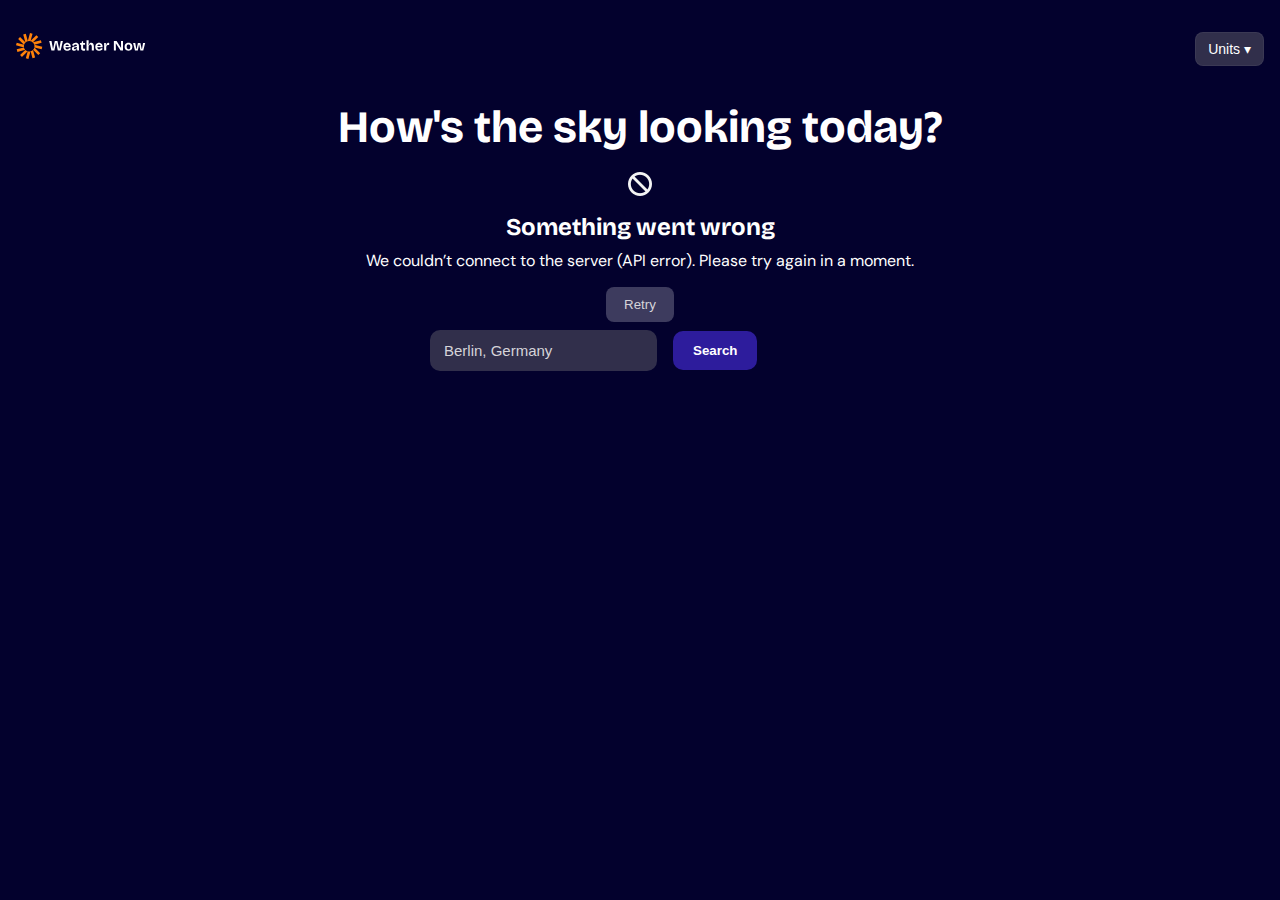
<file: index.html>
<!DOCTYPE html>
<html lang="en">
<head>
  <meta charset="utf-8" />
  <meta name="viewport" content="width=device-width,initial-scale=1" />
  <title>Weather App</title>
  <link rel="stylesheet" href="styles.css" />
</head>
<body>
  <header class="header">
    <div class="logo" aria-hidden="true">
      <img src="images/logo.svg" alt="Sunny logo" />
    </div>

    <div class="controls">
      <div class="units-dropdown" aria-haspopup="menu">
        <button class="units-btn" id="unitsBtn" aria-expanded="false" aria-controls="unitsMenu">
          Units ▾
        </button>

        <div class="dropdown-menu" id="unitsMenu" role="menu" aria-hidden="true">
          <div class="dropdown-section">
            <p class="section-title">Temperature</p>
            <div class="item" role="menuitemradio" data-unit="celsius" tabindex="0">
              <span>Celsius (°C)</span><span class="check">✓</span>
            </div>
            <div class="item" role="menuitemradio" data-unit="fahrenheit" tabindex="0">
              <span>Fahrenheit (°F)</span><span class="check">✓</span>
            </div>
          </div>

          <div class="dropdown-section">
            <p class="section-title">Wind</p>
            <div class="item" role="menuitemradio" data-unit="kmh" tabindex="0">
              <span>km/h</span><span class="check">✓</span>
            </div>
            <div class="item" role="menuitemradio" data-unit="mph" tabindex="0">
              <span>mph</span><span class="check">✓</span>
            </div>
          </div>

          <div class="dropdown-section">
            <p class="section-title">Precipitation</p>
            <div class="item" role="menuitemradio" data-unit="mm" tabindex="0">
              <span>Millimeters (mm)</span><span class="check">✓</span>
            </div>
            <div class="item" role="menuitemradio" data-unit="inches" tabindex="0">
              <span>Inches (in)</span><span class="check">✓</span>
            </div>
          </div>
        </div>
      </div>
    </div>
  </header>

  <div class="main-top">
    <h1 class="main-title">How's the sky looking today?</h1>

    <section id="no-results-state" class="state-hidden">
      <p class="state-message">No search results found</p>
    </section>

    <section class="state-hidden" id="error-state">
      <img src="images/prohibition.png" class="error-icon" alt="Error icon" />
      <h2>Something went wrong</h2>
      <p>We couldn’t connect to the server (API error). Please try again in a moment.</p>
      <button id="retry-btn" class="retry-btn">Retry</button>
    </section>

    <!--Search Bar SECTION-->
    <form class="search-bar" role="search" aria-label="Search city">
      <div class="city-dropdown-container">
        <input
          type="text"
          name="city"
          id="citySearch"
          placeholder="Search for a place..."
          autocomplete="off"
          aria-autocomplete="list"
          aria-controls="cityList"
        />
        <ul class="city-dropdown" id="cityList" role="listbox" aria-hidden="true"></ul>
      </div>

      <button type="submit" id="search-btn" class="lets">Search</button>
    </form>
  </div>

  <main class="main-container" role="main">
    <div class="content-wrapper">
      <!-- LEFT COLUMN -->
      <section class="left-col" aria-labelledby="currentWeatherHeading">
        <article class="weather-info">
          <!-- current-weather must be position:relative so inline absolute loader overlays it -->
          <div class="current-weather" role="region" aria-labelledby="currentWeatherHeading">
            <!-- INLINE LOADING OVERLAY (matches the template) -->
            <div id="loading-inline-state" class="loading-inline state-hidden" aria-hidden="true">
              <div class="loading-dot" aria-hidden="true">
                <span></span><span></span><span></span>
              </div>
              <p class="loading-text">Loading...</p>
            </div>

            <div class="location">
              <h2 id="currentWeatherHeading" class="city">Berlin, Germany</h2>
              <p class="date">Tuesday, Aug 5, 2025</p>
            </div>

            <div class="temperature" aria-live="polite">
              <img src="images/icon-sunny.webp" alt="Sunny" />
              <p class="temp">20&deg;</p>
            </div>
          </div>

          <div class="extra-info" aria-label="Additional weather info">
            <div class="info-card">
              <p>Feels like</p>
              <h4>18&deg;</h4>
            </div>

            <div class="info-card">
              <p>Humidity</p>
              <h4>46%</h4>
            </div>

            <div class="info-card">
              <p>Wind</p>
              <h4>14&nbsp;km/h</h4>
            </div>

            <div class="info-card">
              <p>Precipitation</p>
              <h4>0&nbsp;mm</h4>
            </div>
          </div>
        </article>

        <section class="daily-section" aria-labelledby="dailyForecastHeading">
          <h3 id="dailyForecastHeading" class="daily-forecast-header">Daily forecast</h3>

          <ul class="daily-forecast" role="list">
            <li class="daily-item skeleton">
              <p class="day">Tue</p>
              <img src="images/icon-rain.webp" alt="Rain" />
              <div class="degree-bottom"><span>20&deg;</span><span>14&deg;</span></div>
            </li>

            <li class="daily-item skeleton">
              <p class="day">Wed</p>
              <img src="images/icon-drizzle.webp" alt="Drizzle" />
              <div class="degree-bottom"><span>21&deg;</span><span>15&deg;</span></div>
            </li>

            <li class="daily-item skeleton">
              <p class="day">Thu</p>
              <img src="images/icon-sunny.webp" alt="Sunny" />
              <div class="degree-bottom"><span>24&deg;</span><span>14&deg;</span></div>
            </li>

            <li class="daily-item skeleton">
              <p class="day">Fri</p>
              <img src="images/icon-partly-cloudy.webp" alt="Partly Cloudy" />
              <div class="degree-bottom"><span>25&deg;</span><span>13&deg;</span></div>
            </li>

            <li class="daily-item skeleton">
              <p class="day">Sat</p>
              <img src="images/icon-storm.webp" alt="Storm" />
              <div class="degree-bottom"><span>21&deg;</span><span>15&deg;</span></div>
            </li>

            <li class="daily-item skeleton">
              <p class="day">Sun</p>
              <img src="images/icon-snow.webp" alt="Snow" />
              <div class="degree-bottom"><span>25&deg;</span><span>16&deg;</span></div>
            </li>

            <li class="daily-item skeleton">
              <p class="day">Mon</p>
              <img src="images/icon-fog.webp" alt="Fog" />
              <div class="degree-bottom"><span>24&deg;</span><span>15&deg;</span></div>
            </li>
          </ul>
        </section>
      </section>

      <!-- RIGHT COLUMN: hourly -->
      <aside class="right-col" aria-labelledby="hourlyHeading">
        <div class="hourly-forecast hourly-skeleton" id="hourly-skeleton" role="region" aria-labelledby="hourlyHeading">
          <div class="hourly-header">
            <h3 id="hourlyHeading">Hourly Forecast</h3>

            <div class="day-dropdown-container">
              <button class="day-btn" id="dayBtn" aria-expanded="false" aria-controls="dayMenu">Tuesday ▾</button>
              <div class="day-dropdown" id="dayMenu" role="menu" aria-hidden="true">
                <button class="day-option" role="menuitem">Monday</button>
                <button class="day-option" role="menuitem">Tuesday</button>
                <button class="day-option" role="menuitem">Wednesday</button>
                <button class="day-option" role="menuitem">Thursday</button>
                <button class="day-option" role="menuitem">Friday</button>
                <button class="day-option" role="menuitem">Saturday</button>
                <button class="day-option" role="menuitem">Sunday</button>
              </div>
            </div>
          </div>

          <ul class="hourly-list" role="list">
            <li class="hourly-item">
              <div class="time-icon">
                <img src="images/icon-overcast.webp" alt="Overcast" />
                <span>3 PM</span>
              </div>
              <span class="hour-temp">20&deg;</span>
            </li>

            <li class="hourly-item">
              <div class="time-icon">
                <img src="images/icon-partly-cloudy.webp" alt="Partly Cloudy" />
                <span>4 PM</span>
              </div>
              <span class="hour-temp">20&deg;</span>
            </li>

            <li class="hourly-item">
              <div class="time-icon">
                <img src="images/icon-sunny.webp" alt="Sunny" />
                <span>5 PM</span>
              </div>
              <span class="hour-temp">20&deg;</span>
            </li>

            <li class="hourly-item">
              <div class="time-icon">
                <img src="images/icon-overcast.webp" alt="Overcast" />
                <span>6 PM</span>
              </div>
              <span class="hour-temp">19&deg;</span>
            </li>

            <li class="hourly-item">
              <div class="time-icon">
                <img src="images/icon-snow.webp" alt="Snow" />
                <span>7 PM</span>
              </div>
              <span class="hour-temp">18&deg;</span>
            </li>

            <li class="hourly-item">
              <div class="time-icon">
                <img src="images/icon-fog.webp" alt="Fog" />
                <span>8 PM</span>
              </div>
              <span class="hour-temp">18&deg;</span>
            </li>

            <li class="hourly-item">
              <div class="time-icon">
                <img src="images/icon-snow.webp" alt="Snow" />
                <span>9 PM</span>
              </div>
              <span class="hour-temp">17&deg;</span>
            </li>

            <li class="hourly-item">
              <div class="time-icon">
                <img src="images/icon-overcast.webp" alt="Overcast" />
                <span>10 PM</span>
              </div>
              <span class="hour-temp">17&deg;</span>
            </li>
          </ul>
        </div>
      </aside>
    </div>
  </main>

  <script src="script.js"></script>
</body>
</html>
</file>
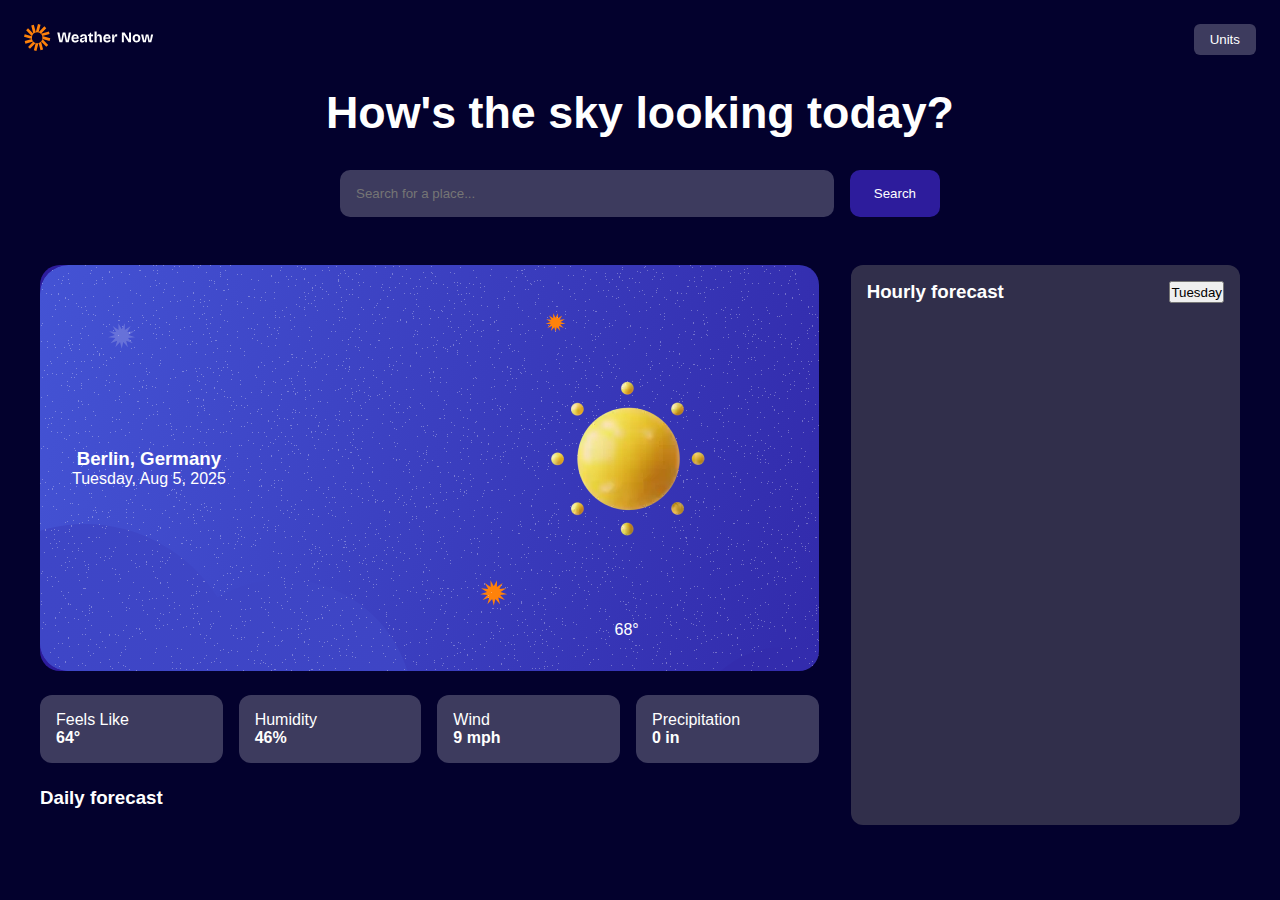
<file: eg.html>
<!DOCTYPE html>
<html lang="en">
<head>
    <meta charset="UTF-8" />
    <meta name="viewport" content="width=device-width, initial-scale=1.0" />
    <title>Weather </title>
    <link rel="stylesheet" href="egz.css" />
</head>

<body>
    <!-- HEADER -->
    <header class="header">
        <div class="logo">
            <img src="images/logo.svg" alt="logo" />
        </div>

        <button class="unit-button">
            Units
        </button>
    </header>

    <!-- TITLE + SEARCH BAR (CENTERED) -->
    <div class="main-top">
        <h2 class="main-title">How's the sky looking today?</h2>

        <form class="search-bar">
            <input type="text" placeholder="Search for a place..." />
            <button type="submit">Search</button>
        </form>
    </div>

    <!-- 2-COLUMN MAIN WRAPPER -->
    <main class="main-container">

        <!-- LEFT COLUMN -->
        <div class="left-col">

            <!-- CURRENT WEATHER -->
            <section class="current-weather">
                <div class="location">
                    <h3>Berlin, Germany</h3>
                    <p class="date">Tuesday, Aug 5, 2025</p>
                </div>

                <div class="temperature">
                    <img src="images/icon-sunny.webp" />
                    <p class="temp">68°</p>
                </div>
            </section>

            <!-- EXTRA INFO -->
            <section class="extra-info">
                <div class="info-card"><p>Feels Like</p><h4>64°</h4></div>
                <div class="info-card"><p>Humidity</p><h4>46%</h4></div>
                <div class="info-card"><p>Wind</p><h4>9 mph</h4></div>
                <div class="info-card"><p>Precipitation</p><h4>0 in</h4></div>
            </section>

            <!-- DAILY FORECAST -->
            <section class="daily-section">
                <h3 class="daily-forecast-header">Daily forecast</h3>

                <div class="daily-forecast">
                    <!-- Same items... -->
                </div>
            </section>
        </div>

        <!-- RIGHT COLUMN -->
        <aside class="hourly-forecast">
            <div class="hourly-header">
                <h3>Hourly forecast</h3>
                <button>Tuesday</button>
            </div>

            <div class="hourly-list">
                <!-- hourly items… -->
            </div>
        </aside>

    </main>
</body>
</html>
</file>
<file: styles.css>
/* Fonts */
@import url('https://fonts.googleapis.com/css2?family=DM+Sans:wght@300;400;500;600;700&family=Bricolage+Grotesque:wght@400;700&display=swap');

* {
  margin: 0;
  padding: 0;
  box-sizing: border-box;
}

/* Variables */
:root {
  --FF-DM: 'DM Sans', sans-serif;
  --FF-BR: 'Bricolage Grotesque', sans-serif;

  --Neutral-900: hsl(243, 96%, 9%);
  --Neutral-800: hsl(243, 27%, 20%);
  --Neutral-700: hsl(243, 23%, 24%);
  --Neutral-600: hsl(243, 23%, 30%);
  --Neutral-300: hsl(240, 6%, 70%);
  --Neutral-200: hsl(250, 6%, 84%);
  --Neutral-0: hsl(0, 0%, 100%);

  --ORANGE: hsl(28, 100%, 52%);
  --Blue-500: hsl(233, 67%, 56%);
  --Blue-700: hsl(248, 70%, 36%);
}

/* Base */
body {
  font-family: var(--FF-DM);
  background-color: var(--Neutral-900);
  color: var(--Neutral-0);
  padding: 1rem;
  line-height: 1.3;
  -webkit-font-smoothing: antialiased;
  text-rendering: optimizeLegibility;
}

.header {
  display: flex;
  justify-content: space-between;
  align-items: center;
  padding: 1rem 0;
  gap: 1rem;
}

.logo img {
  width: 130px;
  height: auto;
}

/* small helper to hide elements */
.state-hidden {
  display: none !important;
}

.state {
  text-align: center;
  margin-top: 2rem;
  color: var(--Neutral-300);
}

/* existing loading-box  kept */
.loading-box{
  background-color: var(--Neutral-600);
  border-radius: 14px;
  padding :40px;
  width: 100%;
  max-width: 700px;
  margin: 0 auto;
}

.loading-dot{
  display: flex;
  justify-content: center;
  gap: 10px;
  margin-bottom: 10px;
}

.loading-dot span{
  width: 15px;
  height: 15px;
  background-color: var(--ORANGE);
  border-radius: 50%;
  display: block;
}

.hourly-forecast.loading-lock{
  min-height: 1px;
  position: relative;
  width: 100%;
}

#no-results-state .state-message{
  font-size: 1.3rem;
  margin-bottom: 1.5rem;
}

#error-state .error-icon{
  font-size: 3rem;
  margin-bottom: 10px;
}

#error-state h2{
  margin-bottom: 8px;
}

.retry-btn{
  margin-top: 15px;
  background-color: var(--Neutral-600);
  border: none;
  padding: 10px 18px;
  border-radius: 8px;
  cursor: pointer;
  color: var(--Neutral-200);
}

/* Controls wrapper */
.controls {
  display: flex;
  align-items: center;
  gap: 0.75rem;
}

/* Units dropdown */
.units-dropdown {
  position: relative;
  display: inline-block;
  z-index: 9999;
}

.units-btn {
  background: var(--Neutral-700);
  border: 1px solid rgba(255,255,255,0.05);
  padding: 8px 12px;
  color: var(--Neutral-0);
  border-radius: 8px;
  cursor: pointer;
  font-size: 14px;
}

.dropdown-menu {
  position: absolute;
  top: 110%;
  right: 0;
  width: 240px;
  background: var(--Neutral-800);
  padding: 12px;
  border-radius: 10px;
  display: none;
  opacity: 0;
  transform: translateY(-8px);
  transition: opacity 0.2s ease, transform 0.2s ease;
  z-index: 9999;
  box-shadow: 0 8px 25px rgba(0,0,0,0.35);
}

.dropdown-menu.open {
  display: block;
  opacity: 1;
  transform: translateY(0);
}

.dropdown-section + .dropdown-section {
  margin-top: 8px;
}

.section-title {
  color: var(--Neutral-300);
  font-size: 13px;
  margin: 6px 4px;
}

.item {
  padding: 8px;
  border-radius: 6px;
  color: var(--Neutral-200);
  cursor: pointer;
  display: flex;
  justify-content: space-between;
  align-items: center;
  user-select: none;
}

.item:hover {
  background: rgba(255,255,255,0.04);
}

.item .check {
  opacity: 0;
  transition: opacity 0.15s ease;
  font-weight: 700;
}

.item.selected .check {
  opacity: 1;
}

/* Top area */
.main-top {
  max-width: 900px;
  margin: 1rem auto 1.25rem;
  text-align: center;
}

.main-title {
  font-family: var(--FF-BR);
  font-weight: 700;
  font-size: 2rem;
  margin-bottom: 1rem;
}

/* Search bar */
.search-bar {
  display: flex;
  align-items: center;
  flex-direction: column;
  gap: 0.5rem;
  max-width: 420px;
  margin: 0.5rem auto 0;
}

.search-bar input {
  padding: 12px 14px;
  border-radius: 10px;
  border: none;
  background: var(--Neutral-700);
  color: var(--Neutral-200);
  font-size: 15px;
}

.search-bar input::placeholder {
  color: var(--Neutral-300);
}

.search-bar button {
  width: 212px;
  white-space: nowrap;

  padding: 12px;
  border-radius: 10px;
  border: none;
  background: var(--Blue-700);
  color: var(--Neutral-0);
  font-weight: 600;
  cursor: pointer;
}

/* city suggestions */
.city-dropdown {
  position: absolute;
  top: calc(100% + 8px);
  left: 0;
  width: 100%;
  background: var(--Neutral-700);
  border-radius: 8px;
  padding: 6px 0;
  display: none;
  opacity: 0;
  transform: translateY(-6px);
  transition: opacity 0.18s ease, transform 0.18s ease;
  z-index: 999;
  max-height: 200px;
  overflow: auto;
  list-style: none;
}

.city-dropdown .city-option {
  padding: 10px 14px;
  text-align: left;
  cursor: pointer;
  color: var(--Neutral-200);
}

.city-dropdown .city-option:hover {
  background: var(--Neutral-600);
}

/* main layout (mobile first) */
.main-container {
  max-width: 900px;
  margin: 1rem auto;
}

.content-wrapper {
  display: grid;
  grid-template-columns: 1fr;
  gap: 1rem;
}

/* LEFT column */
.left-col {
  display: flex;
  flex-direction: column;
  gap: 1.25rem;
}

/* CURRENT WEATHER */
.weather-info {
  display: grid;
  gap: 1rem;
}

.current-weather {
  position: relative;       /* required so the inline overlay positions correctly */
  display: flex;
  flex-direction: column;
  align-items: center;
  border-radius: 16px;
  padding: 1rem;
  background-image: url('images/bg-today-small.svg');
  background-repeat: no-repeat;
  background-position: right bottom;
  background-size: cover;
  min-height: 160px;        
}

/* make sure overlay doesn't overflow circular corners */
.current-weather  .loading-inline {
  border-radius: 0 !important;
  overflow: hidden;
}

.location h2 {
  font-family: var(--FF-BR);
  font-weight: 700;
  font-size: 1.4rem;
}

.date {
  color: var(--Neutral-300);
  font-size: 0.95rem;
  margin-top: 6px;
}

.temperature {
  display: flex;
  align-items: center;
  gap: 1rem;
  margin-top: 12px;
}

.temperature img {
  width: 72px;
  height: auto;
}

.temp {
  font-size: 3rem;
  font-weight: 300;
  font-family: var(--FF-DM);
}

/* EXTRA INFO */
.extra-info {
  display: grid;
  grid-template-columns: repeat(auto-fit, minmax(120px, 1fr));
  gap: 0.85rem;
}

.info-card {
  background: var(--Neutral-700);
  padding: 12px;
  border-radius: 10px;
  text-align: left;
}

.info-card p {
  font-size: 0.9rem;
  color: var(--Neutral-300);
  margin-bottom: 8px;
}

.info-card h4 {
  font-size: 1.25rem;
  font-weight: 500;
}

/* DAILY FORECAST */
.daily-section {
  margin-top: 0.5rem;
}

.daily-forecast {
  display: grid;
  grid-template-columns: repeat(3, 1fr);
  gap: 0.75rem;
  list-style: none;
  margin-top: 0.5rem;
}

.daily-item {
  background: var(--Neutral-700);
  padding: 12px;
  border-radius: 12px;
  text-align: center;
  display: flex;
  flex-direction: column;
  gap: 8px;
  align-items: center;
}

.daily-item img {
  width: 44px;
  height: auto;
}

.degree-bottom {
  display: flex;
  gap: 0.6rem;
  justify-content: center;
  font-weight: 500;
  font-size: 0.95rem;
}

/* RIGHT column / HOURLY */
.right-col {
  width: 100%;
}

.hourly-forecast {
  background: var(--Neutral-700);
  padding: 12px;
  border-radius: 12px;
}

.hourly-header {
  display: flex;
  justify-content: space-between;
  align-items: center;
  margin-bottom: 8px;
}

/* day dropdown */
.day-dropdown-container {
  position: relative;
  width: auto;
  max-width: 100%;
  overflow: visible;
}

.day-btn {
  padding: 6px 10px;
  background: var(--Neutral-600);
  border: none;
  border-radius: 8px;
  color: var(--Neutral-200);
  cursor: pointer;
}

.day-dropdown {
  position: absolute;
  top: 110%;
  right: 0;
  width: 160px;

  border-radius: 10px;
  padding: 8px;
  display: none;
  opacity: 0;
  transform: translateY(-6px);
  transition: opacity 0.18s ease, transform 0.18s ease;
  background: var(--Neutral-800);
  z-index: 9999;
}

.day-dropdown.open {
  display: block;
  opacity: 1;
  transform: translateY(0);
}

.day-option {
  display: block;
  width: 100%;
  text-align: left;
  padding: 8px;
  border-radius: 6px;
  cursor: pointer;
  border: none;
  margin: 0.5rem 0;
  background: none;
  color: var(--Neutral-200);
}

.day-option:hover {
  background: var(--Neutral-700);
}

/* hourly list */
.hourly-list {
  display: grid;
  gap: 0.5rem;
  list-style: none;
}

.hourly-item {
  display: flex;
  justify-content: space-between;
  align-items: center;
  border-radius: 10px;
  background: var(--Neutral-600);
  border: 1px solid rgba(255,255,255,0.03);
  font-size: 15px;
  font-weight: 500;
}

.time-icon {
  display: flex;
  gap: 0.6rem;
  align-items: center;
}

.hourly-item img {
  width: 40px;
  height: auto;
}

/* headings */
h1, h2, h3 {
  font-family: var(--FF-BR);
}

/* INLINE LOADING (template)*/
.loading-inline{
  position: absolute;
  inset: 0;
  background: var(--Neutral-900);
  backdrop-filter: blur(6px);
  -webkit-backdrop-filter: blur(6px);
  display: flex;
  flex-direction: column;
  justify-content: center;
  align-items: center;
  border-radius: 16px;
  z-index: 50;
  transition: opacity 220ms ease;
  color: var(--Neutral-200);
  text-align: center;
  padding: 18px;
}

.loading-inline[aria-hidden="true"]{
  pointer-events: none;
  opacity: 0;
}

.loading-inline[aria-hidden="false"]{
  opacity: 1;
}

.loading-inline .loading-dot{
  gap: 10px;
  display: flex;
  align-items: center;
  justify-content: center;
  margin-bottom: 10px;
}

.loading-inline .loading-dot span{
  width: 12px;
  height: 12px;
  background: var(--Neutral-0);
  border-radius: 50%;
  transform: scale(.8);
  animation: dotPulse 0.9s infinite ease-in-out;
}

.loading-inline .loading-dot span:nth-child(2){
  animation-delay: .15s;
}
.loading-inline .loading-dot span:nth-child(3){
  animation-delay: .3s;
}

.loading-inline .loading-text{
  color: var(--Neutral-200);
  font-size: 0.95rem;
  margin-top: 4px;
}

@keyframes dotPulse {
  0% { transform: scale(.7); opacity: .35; }
  50% { transform: scale(1); opacity: 1; }
  100% { transform: scale(.7); opacity: .35; }
}


/* Keep card visible + keep size during loading */
.loading-card {
  position: relative;
  min-height: 110px;  /* adjust if your card is taller */
}

/* Dimmed overlay while loading */
.loading-card::before {
  content: "";
  position: absolute;
  inset: 0;
  background: rgba(0,0,0,0.25);
  border-radius: 0;
  z-index: 10;
}

/* Hide inner content without collapsing */
.loading-card > * {
  opacity: 0;
}

body.error-active .search-bar,
body.error-active .main-title{
  display: none !important;
}


/* Responsive desktop */
@media (min-width: 1024px) {
  .main-title {
    font-size: 2.8rem;
  }

  .search-bar {
    flex-direction: row;
    align-items: center;
    gap: 1rem;
  }

  .search-bar input {
    flex: 2;
  }

  .search-bar button {
    width: auto;
    padding: 12px 20px;
  }

  .content-wrapper {
    grid-template-columns: 2fr 1fr;
    gap: 2rem;
  }

  .current-weather {
    background-image: url('images/bg-today-large.svg');
    background-size: cover;
    background-position: right center;
    padding: 2.5rem;
    flex-direction: row;
    justify-content: space-between;
    align-items: center;
  }

  .location h2 {
    font-size: 1.6rem;
  }

  .temp {
    font-size: 4rem;
  }

  .daily-forecast {
    grid-template-columns: repeat(7, 1fr);
    gap: 0.5rem;
  }

  .daily-item img {
    width: 48px;
  }

  .hourly-list {
    display: flex;
    flex-direction: column;
    gap: 0.5rem;
  }

  .hourly-item {
    padding: 1px;
  }
}

/* TABLET VIEW (600px–899px) */
@media (min-width: 600px) and (max-width: 899px) {

  /* ---- GLOBAL ---- */
  body {
    padding: 24px 32px;
  }

  main {
    max-width: 780px;
    margin: 0 auto;
  }

  /* ---- HEADER ---- */
  header {
    justify-content: space-between;
    padding: 0 8px;
  }

  .logo {
    font-size: 1.3rem;
  }

  /* ---- SEARCH ---- */
  h1 {
    font-size: 1.9rem;
    margin-bottom: 18px;
  }

  .search-bar {
    width: 100%;
    flex-direction: row;
    gap: 10px;
  }

  .search-bar input,
  .search-bar button {
    height: 46px;
    font-size: 1rem;
  }

  /* CURRENT WEATHER (FIXED)*/
  .current-weather {
    margin-top: 28px;
    padding: 24px;
    min-height: 170px;
    border-radius: 5px !important;            
    background-position: center bottom;      
    background-image:  url('images/bg-today-large.svg');
  }

  .current-weather img {
    border-radius: 0 !important;            
  }

  .current-weather .loading-inline {
    border-radius: 0 !important;            
  }

  .current-weather .location h2 {
    font-size: 1.4rem;
  }

  .current-weather .location p {
    font-size: 0.95rem;
  }

  .current-weather .temperature img {
    width: 70px;
    height: 70px;
    object-fit: contain;
  }

  .current-weather .temperature .temp {
    font-size: 2.8rem;
  }

  /* ---- EXTRA INFO ---- */
  .extra-info {
    grid-template-columns: repeat(4, 1fr);
    gap: 14px;
    margin-top: 24px;
  }

  .info-card {
    padding: 18px;
    border-radius: 12px;
    min-height: 80px;
  }

  /* ---- DAILY FORECAST ---- */
  .daily-section-title {
    margin-top: 32px;
    font-size: 1.3rem;
  }

  .daily-forecast {
    grid-template-columns: repeat(3, 1fr);
    gap: 14px;
    margin-top: 16px;
  }

  .daily-item {
    padding: 18px;
    min-height: 120px;
    border-radius: 12px;
  }

  .daily-item img {
    width: 48px;
  }

  /* ---- HOURLY ---- */
  .hourly-item {
    padding: 14px;
    min-height: 80px; 
    border-radius: 10px;
  }

  .hourly-item img {
    width: 40px;
  }

  /* ---- FOOTER ---- */
  footer {
    margin-top: 40px;
    font-size: 0.9rem;
  }
}
</file>
<file: egz.css>
/* RESET */
* {
    margin: 0;
    padding: 0;
    box-sizing: border-box;
}

/* VARIABLES */
:root {
    --bg: hsl(243, 96%, 9%);
    --card: hsl(243, 23%, 24%);
    --card2: hsl(243, 23%, 30%);
    --text: white;
    --subtext: hsl(240, 6%, 70%);
    --blue: hsl(248, 70%, 36%);
}

/* BODY */
body {
    background: var(--bg);
    color: var(--text);
    font-family: "DM Sans", sans-serif;
    padding: 1.5rem;
    text-align: center;
}

/* HEADER */
.header {
    display: flex;
    justify-content: space-between;
    align-items: center;
    padding-bottom: 1rem;
}

.logo img {
    width: 130px;
}

.unit-button {
    background: var(--card2);
    padding: 0.5rem 1rem;
    border-radius: 6px;
    border: none;
    color: var(--text);
    cursor: pointer;
}

/* MAIN TITLE */
.main-top {
    max-width: 700px;
    margin: 0 auto;
}

.main-title {
    font-size: 2.8rem;
    margin: 1rem 0 2rem 0;
}

/* SEARCH BAR */
.search-bar {
    display: flex;
    gap: 1rem;
    margin: 0 auto 3rem auto;
    max-width: 600px;
}

.search-bar input {
    flex: 1;
    background: var(--card2);
    padding: 1rem;
    border-radius: 10px;
    border: none;
    color: var(--text);
}

.search-bar button {
    padding: 1rem 1.5rem;
    background: var(--blue);
    border: none;
    border-radius: 10px;
    color: white;
    cursor: pointer;
}

/* 2 COLUMN GRID */
.main-container {
    display: grid;
    grid-template-columns: 2fr 1fr;
    gap: 2rem;
    max-width: 1200px;
    margin: 0 auto;
}

/* CURRENT WEATHER CARD */
.current-weather {
    background: var(--blue);
    border-radius: 20px;
    padding: 2rem;
    display: flex;
    justify-content: space-between;
    align-items: center;
    background-image: url(images/bg-today-large.svg);
    background-size: cover;
}

/* EXTRA INFO */
.extra-info {
    display: grid;
    grid-template-columns: repeat(4, 1fr);
    margin: 1.5rem 0;
    gap: 1rem;
}

.info-card {
    background: var(--card2);
    padding: 1rem;
    border-radius: 12px;
    text-align: left;
}

/* DAILY FORECAST */
.daily-section {
    margin-top: 1.5rem;
    text-align: left;
}

.daily-forecast {
    display: grid;
    grid-template-columns: repeat(7, 1fr);
    gap: 1rem;
    margin-top: 1rem;
}

.daily-list {
    background: var(--card2);
    padding: 1rem;
    border-radius: 12px;
    text-align: center;
}

/* HOURLY FORECAST */
.hourly-forecast {
    background: var(--card);
    padding: 1rem;
    border-radius: 12px;
}

.hourly-header {
    display: flex;
    justify-content: space-between;
    margin-bottom: 1.5rem;
}

.hourly-list {
    display: flex;
    flex-direction: column;
    gap: 0.75rem;
}

.hourly-item {
    background: var(--card2);
    padding: 0.8rem 1rem;
    border-radius: 10px;
    display: flex;
    justify-content: space-between;
    align-items: center;
}
</file>
